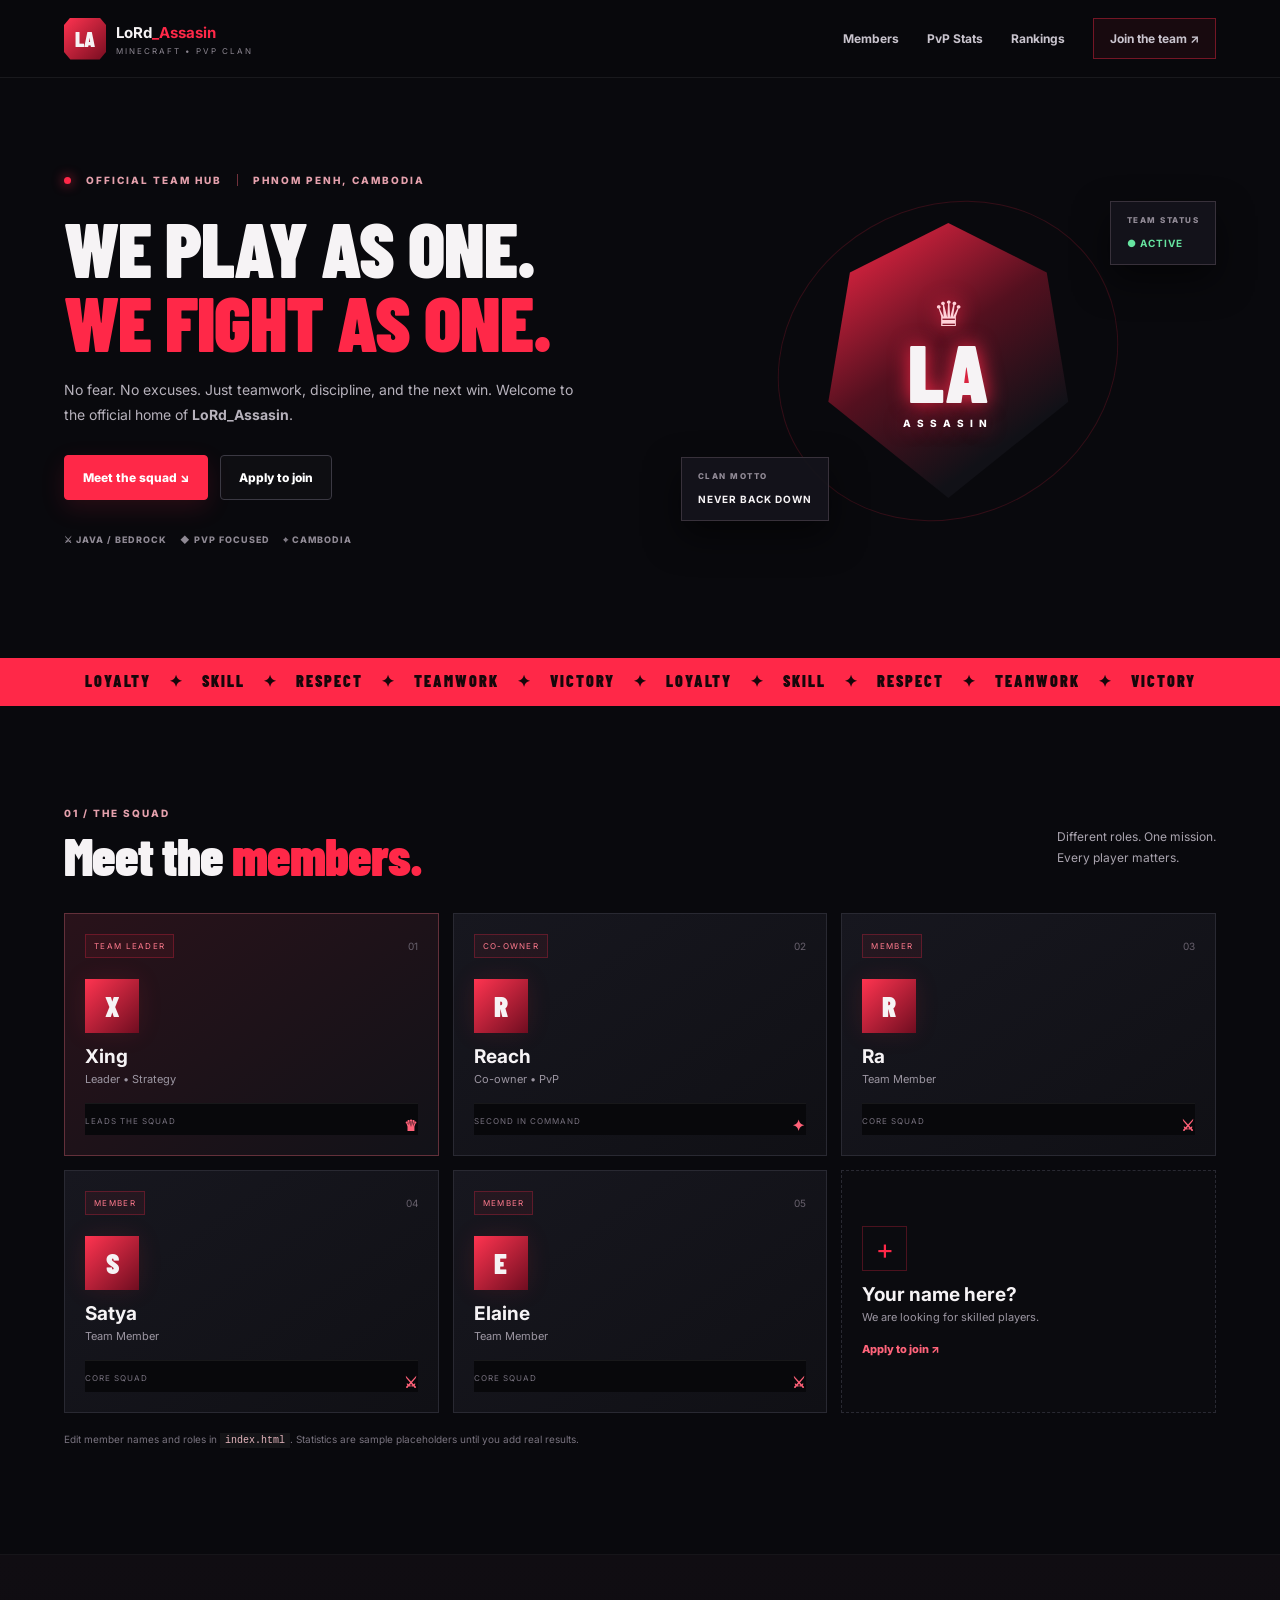
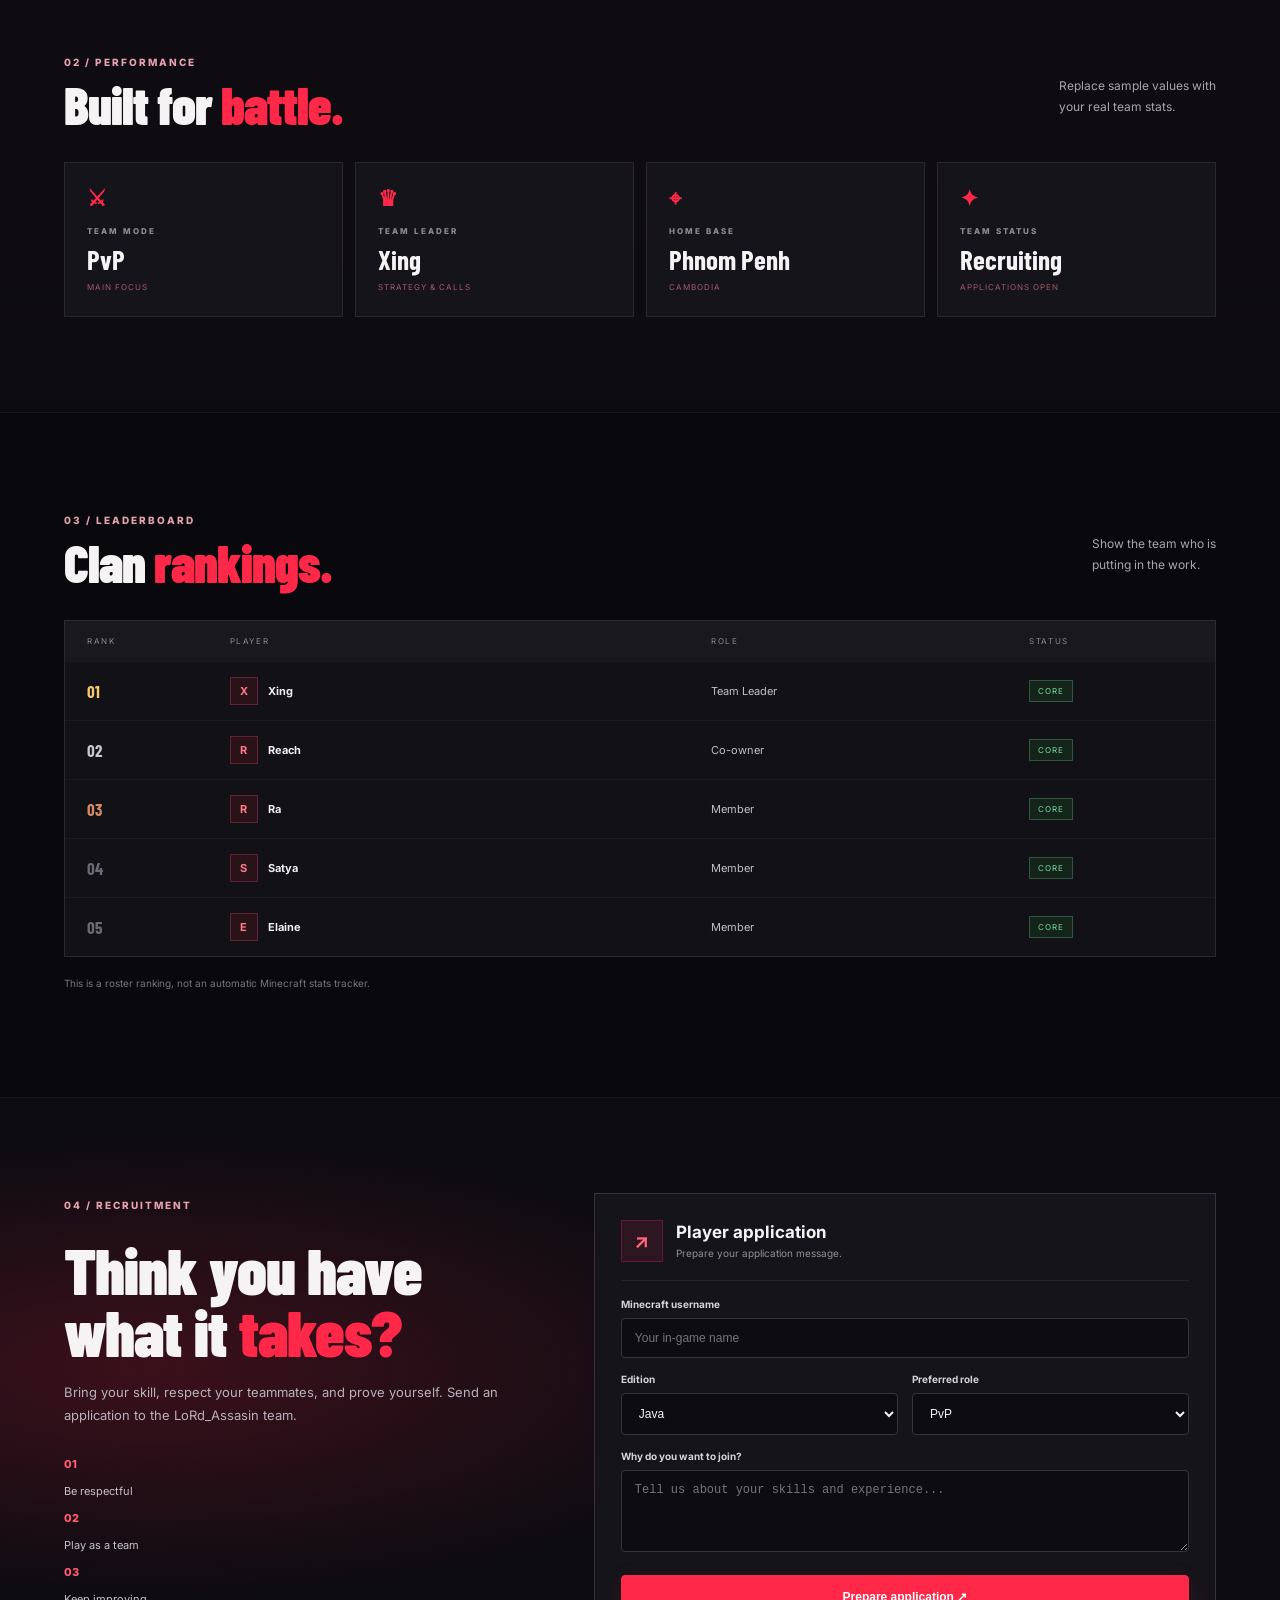
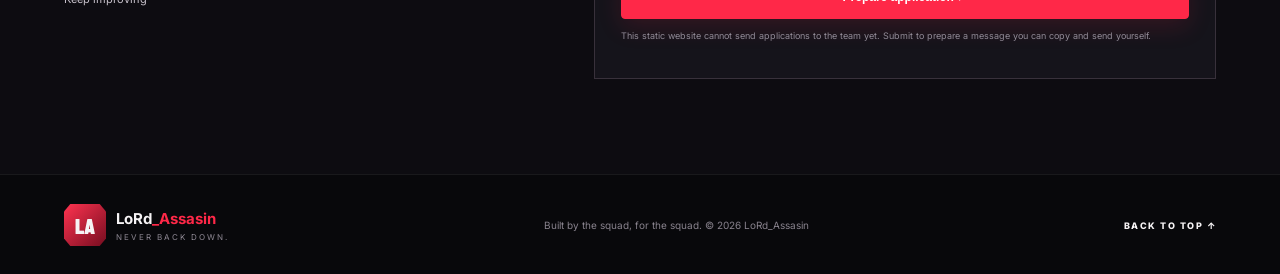
<file: index.html>
<!doctype html>
<html lang="en"><head>
<meta charset="utf-8"><meta name="viewport" content="width=device-width,initial-scale=1">
<meta name="theme-color" content="#09090d">
<title>LoRd_Assasin | Minecraft PvP Clan</title>
<meta name="description" content="Official LoRd_Assasin Minecraft PvP team hub.">
<link rel="stylesheet" href="style.css"></head>
<body>
<header class="topbar"><a class="brand" href="#home"><span class="mark">LA</span><span><b>LoRd<span>_Assasin</span></b><small>MINECRAFT • PVP CLAN</small></span></a><button id="menuToggle" class="menu-toggle">☰</button><nav id="nav"><a href="#members">Members</a><a href="#stats">PvP Stats</a><a href="#rankings">Rankings</a><a class="nav-cta" href="#join">Join the team ↗</a></nav></header>
<main>
<section class="hero wrap" id="home"><div class="hero-copy"><div class="eyebrow"><i></i> OFFICIAL TEAM HUB <span>PHNOM PENH, CAMBODIA</span></div><h1>WE PLAY AS ONE.<br><em>WE FIGHT AS ONE.</em></h1><p>No fear. No excuses. Just teamwork, discipline, and the next win. Welcome to the official home of <b>LoRd_Assasin</b>.</p><div class="actions"><a class="btn primary" href="#members">Meet the squad ↘</a><a class="btn" href="#join">Apply to join</a></div><div class="tags">⚔ JAVA / BEDROCK　 ◆ PVP FOCUSED　 ⌖ CAMBODIA</div></div><div class="hero-art"><div class="orbit"></div><div class="emblem"><span>♛</span><strong>LA</strong><small>ASSASIN</small></div><div class="float top"><small>TEAM STATUS</small><b>● ACTIVE</b></div><div class="float bottom"><small>CLAN MOTTO</small><b>NEVER BACK DOWN</b></div></div></section>
<div class="ticker">LOYALTY　✦　SKILL　✦　RESPECT　✦　TEAMWORK　✦　VICTORY　✦　LOYALTY　✦　SKILL　✦　RESPECT　✦　TEAMWORK　✦　VICTORY</div>
<section class="section wrap" id="members"><div class="heading"><div><small>01 / THE SQUAD</small><h2>Meet the <em>members.</em></h2></div><p>Different roles. One mission.<br>Every player matters.</p></div><div class="members">
<article class="member featured"><div class="membertop"><label>TEAM LEADER</label><span>01</span></div><div class="avatar">X</div><h3>Xing</h3><p>Leader • Strategy</p><footer>LEADS THE SQUAD <b>♛</b></footer></article>
<article class="member"><div class="membertop"><label>CO-OWNER</label><span>02</span></div><div class="avatar">R</div><h3>Reach</h3><p>Co-owner • PvP</p><footer>SECOND IN COMMAND <b>✦</b></footer></article>
<article class="member"><div class="membertop"><label>MEMBER</label><span>03</span></div><div class="avatar">R</div><h3>Ra</h3><p>Team Member</p><footer>CORE SQUAD <b>⚔</b></footer></article>
<article class="member"><div class="membertop"><label>MEMBER</label><span>04</span></div><div class="avatar">S</div><h3>Satya</h3><p>Team Member</p><footer>CORE SQUAD <b>⚔</b></footer></article>
<article class="member"><div class="membertop"><label>MEMBER</label><span>05</span></div><div class="avatar">E</div><h3>Elaine</h3><p>Team Member</p><footer>CORE SQUAD <b>⚔</b></footer></article>
<article class="member recruit"><div class="plus">+</div><h3>Your name here?</h3><p>We are looking for skilled players.</p><a href="#join">Apply to join ↗</a></article></div><p class="note">Edit member names and roles in <code>index.html</code>. Statistics are sample placeholders until you add real results.</p></section>
<section class="stats"><div class="section wrap"><div class="heading"><div><small>02 / PERFORMANCE</small><h2>Built for <em>battle.</em></h2></div><p>Replace sample values with<br>your real team stats.</p></div><div class="statsgrid"><article><b>⚔</b><small>TEAM MODE</small><strong>PvP</strong><label>MAIN FOCUS</label></article><article><b>♛</b><small>TEAM LEADER</small><strong>Xing</strong><label>STRATEGY & CALLS</label></article><article><b>⌖</b><small>HOME BASE</small><strong>Phnom Penh</strong><label>CAMBODIA</label></article><article><b>✦</b><small>TEAM STATUS</small><strong>Recruiting</strong><label>APPLICATIONS OPEN</label></article></div></div></section>
<section class="section wrap" id="rankings"><div class="heading"><div><small>03 / LEADERBOARD</small><h2>Clan <em>rankings.</em></h2></div><p>Show the team who is<br>putting in the work.</p></div><div class="ranking"><div class="rankhead"><span>RANK</span><span>PLAYER</span><span>ROLE</span><span>STATUS</span></div>
<div class="rankrow"><b class="gold">01</b><strong><i>X</i> Xing</strong><span>Team Leader</span><label>CORE</label></div><div class="rankrow"><b class="silver">02</b><strong><i>R</i> Reach</strong><span>Co-owner</span><label>CORE</label></div><div class="rankrow"><b class="bronze">03</b><strong><i>R</i> Ra</strong><span>Member</span><label>CORE</label></div><div class="rankrow"><b>04</b><strong><i>S</i> Satya</strong><span>Member</span><label>CORE</label></div><div class="rankrow"><b>05</b><strong><i>E</i> Elaine</strong><span>Member</span><label>CORE</label></div></div><p class="note">This is a roster ranking, not an automatic Minecraft stats tracker.</p></section>
<section class="join" id="join"><div class="wrap joinlayout"><div><small>04 / RECRUITMENT</small><h2>Think you have<br>what it <em>takes?</em></h2><p>Bring your skill, respect your teammates, and prove yourself. Send an application to the LoRd_Assasin team.</p><div class="rules"><span>01</span> Be respectful <span>02</span> Play as a team <span>03</span> Keep improving</div></div>
<form id="applicationForm"><div class="formtitle"><b>↗</b><div><h3>Player application</h3><p>Prepare your application message.</p></div></div><label for="username">Minecraft username</label><input id="username" name="username" required maxlength="32" placeholder="Your in-game name"><div class="two"><div><label for="edition">Edition</label><select id="edition"><option>Java</option><option>Bedrock</option><option>Both</option></select></div><div><label for="role">Preferred role</label><select id="role"><option>PvP</option><option>Crystal PvP</option><option>Sword / Axe</option><option>Mace</option><option>Builder</option><option>Other</option></select></div></div><label for="reason">Why do you want to join?</label><textarea id="reason" required maxlength="500" rows="4" placeholder="Tell us about your skills and experience..."></textarea><button class="btn primary" type="submit">Prepare application ↗</button><p class="help">This static website cannot send applications to the team yet. Submit to prepare a message you can copy and send yourself.</p><div id="result" class="result" hidden></div></form></div></section>
</main><footer><div class="wrap foot"><a class="brand" href="#home"><span class="mark">LA</span><span><b>LoRd<span>_Assasin</span></b><small>NEVER BACK DOWN.</small></span></a><p>Built by the squad, for the squad. © <span id="year"></span> LoRd_Assasin</p><a href="#home">BACK TO TOP ↑</a></div></footer><script src="script.js"></script></body></html>
</file>
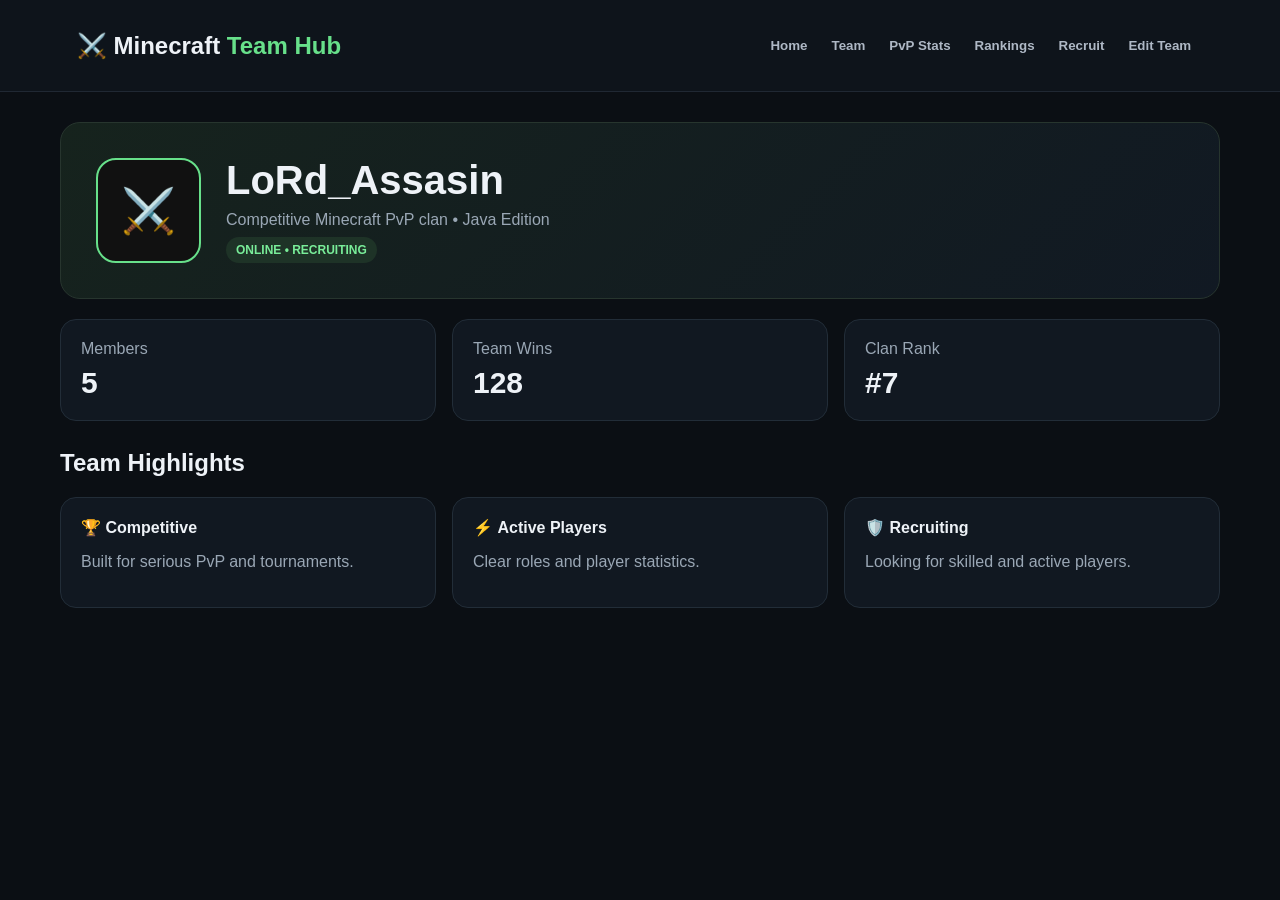
<file: index.html.html>
<!DOCTYPE html>
<html lang="en">
<head>
<meta charset="UTF-8">
<meta name="viewport" content="width=device-width,initial-scale=1">
<title>Minecraft Team Hub</title>
<style>
*{box-sizing:border-box}body{margin:0;font-family:Inter,Arial,sans-serif;background:#0b0f14;color:#eef2f7}
header{padding:28px 6%;display:flex;justify-content:space-between;align-items:center;border-bottom:1px solid #202833;background:#0e141b;position:sticky;top:0;z-index:5}
.brand{font-size:24px;font-weight:900}.brand span{color:#67e08a}
nav button{background:none;border:0;color:#aeb8c5;padding:10px 12px;cursor:pointer;font-weight:700}nav button:hover{color:white}
main{max-width:1200px;margin:auto;padding:30px 20px}.page{display:none}.page.active{display:block}
.hero{background:linear-gradient(135deg,#16231d,#111923);border:1px solid #27352e;border-radius:20px;padding:35px;display:flex;gap:25px;align-items:center}
.logo{width:105px;height:105px;border-radius:20px;background:#111;display:grid;place-items:center;font-size:44px;border:2px solid #67e08a;overflow:hidden}.logo img{width:100%;height:100%;object-fit:cover}
h1{margin:0 0 8px;font-size:40px}.muted{color:#9aa7b5}.tag{display:inline-block;background:#1e3327;color:#79ed99;padding:6px 10px;border-radius:99px;font-size:12px;font-weight:800;margin-top:8px}
.grid{display:grid;grid-template-columns:repeat(3,1fr);gap:16px;margin-top:20px}.card{background:#111821;border:1px solid #222d38;border-radius:16px;padding:20px}.stat{font-size:30px;font-weight:900;margin-top:8px}
.section{margin-top:28px}.section h2{margin-bottom:14px}
.member{display:flex;align-items:center;justify-content:space-between;gap:15px;border-bottom:1px solid #222d38;padding:15px 0}.member:last-child{border:0}.avatar{width:44px;height:44px;border-radius:12px;background:#1b2732;display:grid;place-items:center;font-weight:900}.member-info{display:flex;align-items:center;gap:12px;flex:1}.role{font-size:12px;color:#79ed99;background:#17251d;padding:5px 8px;border-radius:8px}
table{width:100%;border-collapse:collapse}.card table td,.card table th{text-align:left;padding:12px;border-bottom:1px solid #222d38}
button.primary,.btn{border:0;background:#67e08a;color:#07110b;padding:11px 15px;border-radius:10px;font-weight:900;cursor:pointer}.btn.danger{background:#422126;color:#ff9da8}
form{display:grid;gap:12px;max-width:650px}input,select,textarea{width:100%;background:#0c1218;border:1px solid #303b47;color:white;padding:12px;border-radius:10px}textarea{min-height:90px}
.row{display:grid;grid-template-columns:1fr 1fr;gap:12px}.notice{padding:14px;border:1px solid #293743;background:#101921;border-radius:12px;margin-bottom:10px}
@media(max-width:750px){.grid,.row{grid-template-columns:1fr}.hero{flex-direction:column;text-align:center}h1{font-size:30px}header{align-items:flex-start;gap:10px;flex-direction:column}nav{overflow:auto;white-space:nowrap}}
</style>
</head>
<body>
<header><div class="brand">⚔️ Minecraft <span>Team Hub</span></div>
<nav>
<button onclick="show('home')">Home</button><button onclick="show('team')">Team</button><button onclick="show('stats')">PvP Stats</button><button onclick="show('rankings')">Rankings</button><button onclick="show('recruit')">Recruit</button><button onclick="show('admin')">Edit Team</button>
</nav></header>
<main>
<section id="home" class="page active">
<div class="hero"><div class="logo" id="logo">⚔️</div><div><h1 id="teamName">LoRd_Assasin</h1><div class="muted" id="bio">Competitive Minecraft PvP clan • Java Edition</div><span class="tag">ONLINE • RECRUITING</span></div></div>
<div class="grid"><div class="card"><div class="muted">Members</div><div class="stat" id="memberCount">5</div></div><div class="card"><div class="muted">Team Wins</div><div class="stat">128</div></div><div class="card"><div class="muted">Clan Rank</div><div class="stat">#7</div></div></div>
<div class="section"><h2>Team Highlights</h2><div class="grid"><div class="card">🏆 <b>Competitive</b><p class="muted">Built for serious PvP and tournaments.</p></div><div class="card">⚡ <b>Active Players</b><p class="muted">Clear roles and player statistics.</p></div><div class="card">🛡️ <b>Recruiting</b><p class="muted">Looking for skilled and active players.</p></div></div></div>
</section>

<section id="team" class="page"><h1>Team Members</h1><p class="muted">Players, roles and responsibilities.</p><div class="card" id="members"></div></section>

<section id="stats" class="page"><h1>PvP Statistics</h1><p class="muted">Track your squad's performance.</p><div class="card"><table><thead><tr><th>Player</th><th>Kills</th><th>Deaths</th><th>K/D</th><th>Wins</th></tr></thead><tbody id="statsBody"></tbody></table></div></section>

<section id="rankings" class="page"><h1>Clan Rankings</h1><p class="muted">Top Minecraft teams on the hub.</p><div class="card"><table><thead><tr><th>#</th><th>Clan</th><th>Points</th><th>Wins</th></tr></thead><tbody>
<tr><td>1</td><td>VoidWalkers</td><td>2,840</td><td>190</td></tr><tr><td>2</td><td>NightRaid</td><td>2,710</td><td>176</td></tr><tr><td>3</td><td>Inferno</td><td>2,650</td><td>169</td></tr><tr><td>7</td><td><b id="rankTeam">LoRd_Assasin</b></td><td>2,210</td><td>128</td></tr>
</tbody></table></div></section>

<section id="recruit" class="page"><h1>Recruitment</h1><p class="muted">Apply to join the team.</p><div class="card"><form onsubmit="apply(event)"><input id="appName" placeholder="Minecraft username" required><div class="row"><select id="appRole"><option>PVPer</option><option>Crystal PvPer</option><option>Builder</option><option>Strategist</option><option>Content Creator</option></select><input id="appAge" type="number" min="13" placeholder="Age" required></div><textarea id="appMsg" placeholder="Tell the team about your skills..." required></textarea><button class="primary">Submit Application</button></form><div id="applications"></div></div></section>

<section id="admin" class="page"><h1>Edit Team</h1><p class="muted">Customize your team's profile. Changes save in your browser.</p><div class="card"><form onsubmit="saveTeam(event)"><input id="nameInput" placeholder="Team name"><input id="bioInput" placeholder="Team bio"><label>Team logo <input id="logoInput" type="file" accept="image/*"></label><button class="primary">Save Team Profile</button></form></div>
<div class="section card"><h2>Add Member</h2><form onsubmit="addMember(event)"><div class="row"><input id="newName" placeholder="Minecraft username" required><input id="newRole" placeholder="Role" required></div><button class="primary">Add Member</button></form></div></section>
</main>
<script>
let members=JSON.parse(localStorage.getItem('mth_members')||'null')||[
{name:'Xing',role:'Leader',kills:640,deaths:120,wins:58},{name:'Reach',role:'PvP Captain',kills:590,deaths:135,wins:51},
{name:'Ra',role:'Strategist',kills:420,deaths:110,wins:39},{name:'Elaine',role:'Builder / Support',kills:260,deaths:95,wins:31},{name:'Satya',role:'Scout',kills:315,deaths:105,wins:34}];
function show(id){document.querySelectorAll('.page').forEach(x=>x.classList.remove('active'));document.getElementById(id).classList.add('active');render()}
function render(){
document.getElementById('memberCount').textContent=members.length;
document.getElementById('members').innerHTML=members.map((m,i)=>`<div class="member"><div class="member-info"><div class="avatar">${m.name[0].toUpperCase()}</div><div><b>${m.name}</b><div class="muted">${m.role}</div></div></div><span class="role">${i===0?'CAPTAIN':'MEMBER'}</span></div>`).join('');
document.getElementById('statsBody').innerHTML=members.map(m=>`<tr><td><b>${m.name}</b></td><td>${m.kills}</td><td>${m.deaths}</td><td>${(m.kills/m.deaths).toFixed(2)}</td><td>${m.wins}</td></tr>`).join('');
}
function saveTeam(e){e.preventDefault();let n=document.getElementById('nameInput').value.trim(),b=document.getElementById('bioInput').value.trim();if(n){document.getElementById('teamName').textContent=n;document.getElementById('rankTeam').textContent=n}if(b)document.getElementById('bio').textContent=b;let f=document.getElementById('logoInput').files[0];if(f){let r=new FileReader();r.onload=()=>{document.getElementById('logo').innerHTML='<img src="'+r.result+'">';localStorage.setItem('mth_logo',r.result)};r.readAsDataURL(f)}alert('Team profile saved!')}
function addMember(e){e.preventDefault();members.push({name:newName.value,role:newRole.value,kills:0,deaths:0,wins:0});localStorage.setItem('mth_members',JSON.stringify(members));e.target.reset();render();alert('Member added!')}
function apply(e){e.preventDefault();let box=document.getElementById('applications');box.innerHTML+=`<div class="notice">📨 <b>${appName.value}</b> applied for <b>${appRole.value}</b>. <span class="muted">Application received.</span></div>`;e.target.reset()}
let saved=localStorage.getItem('mth_logo');if(saved)document.getElementById('logo').innerHTML='<img src="'+saved+'">';
render();
</script>
</body></html>
</file>
<file: style.css>
@import url('https://fonts.googleapis.com/css2?family=Barlow+Condensed:wght@600;700;800;900&family=Inter:wght@400;500;600;700;800&display=swap');
:root{--bg:#09090d;--panel:#15141b;--line:#2b2932;--text:#f6f3f5;--muted:#aaa4af;--red:#ff2848}*{box-sizing:border-box}html{scroll-behavior:smooth;scroll-padding-top:85px}body{margin:0;background:var(--bg);color:var(--text);font-family:Inter,Arial,sans-serif}a{color:inherit;text-decoration:none}.wrap{width:min(1160px,90%);margin:auto}.topbar{height:78px;padding:0 5%;display:flex;align-items:center;justify-content:space-between;position:sticky;top:0;z-index:9;background:#09090ded;backdrop-filter:blur(15px);border-bottom:1px solid #ffffff12}.brand{display:flex;gap:10px;align-items:center}.mark{width:42px;height:42px;display:grid;place-items:center;background:linear-gradient(135deg,#ff3350,#760d20);font:900 21px 'Barlow Condensed';clip-path:polygon(15% 0,85% 0,100% 18%,100% 82%,85% 100%,15% 100%,0 82%,0 18%)}.brand b{font-size:15px}.brand b span{color:var(--red)}.brand small{display:block;color:#8d8792;font-size:8px;letter-spacing:2px;margin-top:4px}.topbar nav{display:flex;align-items:center;gap:28px;color:#c9c4ce;font-size:12px;font-weight:700}.topbar nav a:hover{color:#fff}.nav-cta{padding:12px 16px;border:1px solid #ff284866;background:#ff284810}.menu-toggle{display:none;background:none;color:#fff;border:1px solid var(--line);padding:8px 12px}.hero{min-height:580px;display:grid;grid-template-columns:1.05fr .95fr;align-items:center;gap:25px;padding-top:50px;padding-bottom:65px}.eyebrow,section small{font-size:10px;letter-spacing:2px;color:#e5a1ad;font-weight:800}.eyebrow{display:flex;gap:15px;align-items:center}.eyebrow i{width:7px;height:7px;border-radius:50%;background:var(--red);box-shadow:0 0 12px var(--red)}.eyebrow span{border-left:1px solid #71313b;padding-left:15px}.hero h1,.heading h2,.join h2{font:900 clamp(50px,6vw,80px)/.96 'Barlow Condensed',Impact,sans-serif;letter-spacing:-1px;margin:25px 0 18px}.hero h1 em,.heading h2 em,.join h2 em{font-style:normal;color:var(--red)}.hero-copy>p,.joinlayout>div>p{max-width:510px;color:#b7b2bc;font-size:14px;line-height:1.8}.actions{display:flex;gap:12px;margin-top:28px}.btn{display:inline-flex;justify-content:center;align-items:center;padding:14px 18px;border:1px solid #3b3943;border-radius:4px;background:#ffffff05;color:white;font-size:12px;font-weight:800;cursor:pointer;transition:.2s}.btn:hover{transform:translateY(-2px);border-color:var(--red)}.primary{background:var(--red);border-color:var(--red);box-shadow:0 8px 25px #ff284822}.primary:hover{background:#ff4a64}.tags{font-size:9px;letter-spacing:1px;color:#8f8994;font-weight:800;margin-top:34px}.hero-art{height:420px;position:relative;display:grid;place-items:center}.orbit{position:absolute;width:350px;height:310px;border:1px solid #ff28482b;border-radius:50%;transform:rotate(-30deg)}.emblem{width:240px;height:275px;display:flex;flex-direction:column;align-items:center;justify-content:center;background:linear-gradient(145deg,#ff2848,#54101f 45%,#111117 78%);clip-path:polygon(50% 0,91% 18%,100% 65%,50% 100%,0 65%,9% 18%);filter:drop-shadow(0 0 30px #ff284822);text-shadow:0 0 20px #ff2848}.emblem span{font-size:35px;color:#ffd1d8}.emblem strong{font:900 82px/.9 'Barlow Condensed'}.emblem small{letter-spacing:6px;color:#fff;margin-top:10px}.float{position:absolute;background:#15141bf2;border:1px solid #38313b;padding:13px 16px;box-shadow:0 15px 35px #0008}.float small{display:block;font-size:8px;color:#938c98;letter-spacing:1.5px;margin-bottom:6px}.float b{font-size:10px;letter-spacing:1px}.float.top{right:0;top:50px}.float.bottom{left:0;bottom:50px}.float.top b{color:#66e4a0}.ticker{background:var(--red);color:#16070a;padding:13px 0;overflow:hidden;white-space:nowrap;text-align:center;font:900 16px 'Barlow Condensed';letter-spacing:2px}.section{padding-top:95px;padding-bottom:95px}.heading{display:flex;justify-content:space-between;align-items:end;margin-bottom:32px}.heading h2{font-size:52px;margin:10px 0 0}.heading>p{font-size:12px;line-height:1.8;color:var(--muted)}.members{display:grid;grid-template-columns:repeat(3,1fr);gap:14px}.member{min-height:225px;padding:20px;background:linear-gradient(145deg,#17171f,#101015);border:1px solid #292932;transition:.2s}.member:hover{transform:translateY(-4px);border-color:#80303f}.member.featured{background:linear-gradient(145deg,#29121a,#121218);border-color:#63303a}.membertop{display:flex;justify-content:space-between;align-items:center}.membertop label{font-size:8px;letter-spacing:1.3px;padding:6px 8px;border:1px solid #ff284844;color:#ff7a8d;background:#ff284810}.membertop span{font-size:10px;color:#68616d}.avatar{width:54px;height:54px;display:grid;place-items:center;margin-top:21px;background:linear-gradient(135deg,#ff3450,#6f0d20);font:900 29px 'Barlow Condensed';box-shadow:0 0 25px #ff28481e}.member h3{margin:12px 0 4px;font-size:19px}.member p{font-size:11px;color:#9c96a2;margin:0}.member footer{display:flex;justify-content:space-between;border-top:1px solid #ffffff10;margin-top:17px;padding-top:12px;font-size:8px;letter-spacing:1px;color:#77717e}.member footer b{color:#ff6178;font-size:15px}.recruit{display:flex;flex-direction:column;align-items:flex-start;justify-content:center;border-style:dashed;background:#ffffff02}.plus{width:45px;height:45px;display:grid;place-items:center;border:1px solid #ff284844;color:var(--red);font-size:28px}.recruit a{font-size:11px;color:#ff647a;font-weight:800;margin-top:18px}.note{font-size:10px;color:#79737f;line-height:1.7;margin-top:18px}.note code{color:#e5b5bd;background:#ffffff0b;padding:2px 5px}.stats{background:linear-gradient(180deg,#100d12,#0c0b10);border-block:1px solid #ffffff0a}.statsgrid{display:grid;grid-template-columns:repeat(4,1fr);gap:12px}.statsgrid article{padding:22px;background:#15141b;border:1px solid #2a2730;min-height:155px;display:flex;flex-direction:column;align-items:flex-start}.statsgrid article>b{font-size:22px;color:var(--red);margin-bottom:15px}.statsgrid small{font-size:8px;color:#8f8994}.statsgrid strong{font:700 27px 'Barlow Condensed';margin-top:7px}.statsgrid label{font-size:8px;letter-spacing:1px;color:#a35a67;margin-top:7px}.ranking{border:1px solid var(--line);background:#111116}.rankhead,.rankrow{display:grid;grid-template-columns:.55fr 2fr 1.3fr .7fr;align-items:center;gap:14px;padding:15px 22px}.rankhead{background:#19181f;color:#8c8691;font-size:8px;letter-spacing:1.6px}.rankrow{border-top:1px solid #ffffff0b;font-size:11px;color:#c4bec8}.rankrow strong{color:#f1edf2}.rankrow strong i{display:inline-grid;place-items:center;width:28px;height:28px;margin-right:7px;background:#2a1219;border:1px solid #612331;color:#ff788b;font-style:normal}.rankrow label{justify-self:start;padding:5px 8px;border:1px solid #315640;background:#14241b;color:#75dca0;font-size:8px;letter-spacing:1px}.rankrow>b{font:700 17px 'Barlow Condensed';color:#6e6875}.rankrow .gold{color:#f3c96b}.rankrow .silver{color:#c5c7d1}.rankrow .bronze{color:#d58c66}.join{background:radial-gradient(ellipse at 12% 40%,#3b101b 0,transparent 40%),#0d0c11;border-top:1px solid #ffffff0a}.joinlayout{padding-top:95px;padding-bottom:95px;display:grid;grid-template-columns:.85fr 1.15fr;gap:70px;align-items:start}.join h2{font-size:65px}.joinlayout>div>p{font-size:13px}.rules{display:flex;flex-direction:column;gap:13px;margin-top:30px;color:#c8c2cc;font-size:11px}.rules span{color:#ff5b72;font-weight:800;margin-right:8px}form{background:#15141b;border:1px solid #38313b;padding:26px}.formtitle{display:flex;gap:13px;align-items:center;padding-bottom:18px;margin-bottom:17px;border-bottom:1px solid #ffffff12}.formtitle>b{width:42px;height:42px;display:grid;place-items:center;background:#ff28481a;border:1px solid #ff284844;color:#ff6279;font-size:20px}.formtitle h3{margin:0 0 5px;font-size:17px}.formtitle p{margin:0;color:#938d98;font-size:10px}form label{display:block;font-size:10px;font-weight:700;color:#d6d1da;margin:15px 0 8px}input,select,textarea{width:100%;background:#0d0c12;border:1px solid #36333e;color:#f7f2f5;padding:12px 13px;border-radius:4px;outline:none;font-size:12px}input:focus,select:focus,textarea:focus{border-color:#ff526a;box-shadow:0 0 0 2px #ff284815}textarea{resize:vertical}.two{display:grid;grid-template-columns:1fr 1fr;gap:14px}form .btn{width:100%;margin-top:19px}.help{font-size:9px;line-height:1.7;color:#928b97}.result{margin-top:14px;padding:14px;border:1px solid #56313a;background:#211117;color:#e8dfe4;font-size:11px;line-height:1.7;white-space:pre-wrap;overflow-wrap:anywhere}.result button{margin-top:10px;padding:8px 12px;background:#2a2027;color:#fff;border:1px solid #63404a;border-radius:4px;cursor:pointer}footer{background:#08080b;border-top:1px solid #ffffff12}.foot{min-height:100px;display:flex;align-items:center;justify-content:space-between;gap:18px}.foot p{font-size:10px;color:#89838e}.foot>a:last-child{font-size:9px;letter-spacing:1.5px;font-weight:800}
@media(max-width:800px){.topbar{height:70px}.menu-toggle{display:block}.topbar nav{display:none;position:absolute;top:69px;left:0;right:0;padding:20px 5%;background:#0d0c12;border-bottom:1px solid var(--line);flex-direction:column;align-items:stretch;gap:18px}.topbar nav.open{display:flex}.nav-cta{text-align:center}.hero{grid-template-columns:1fr;padding-top:30px}.hero-art{height:330px;grid-row:1}.hero-copy{grid-row:2}.emblem{transform:scale(.75)}.orbit{width:290px;height:250px}.hero h1{font-size:58px}.section{padding-top:70px;padding-bottom:70px}.heading{align-items:start;flex-direction:column;gap:12px}.members{grid-template-columns:repeat(2,1fr)}.statsgrid{grid-template-columns:repeat(2,1fr)}.joinlayout{grid-template-columns:1fr;gap:35px;padding-top:70px;padding-bottom:70px}.foot{padding:22px 0;flex-wrap:wrap}.foot p{order:3;width:100%;margin:0}}
@media(max-width:480px){.hero h1{font-size:48px}.eyebrow{font-size:8px;letter-spacing:1px}.eyebrow span{padding-left:8px}.hero-art{height:280px}.emblem{transform:scale(.65)}.float{padding:9px}.float.top{top:20px}.float.bottom{bottom:20px}.tags{font-size:8px;line-height:2}.members{grid-template-columns:1fr}.statsgrid{gap:8px}.statsgrid article{padding:15px 12px;min-height:140px}.statsgrid strong{font-size:22px}.rankhead,.rankrow{grid-template-columns:.45fr 1.6fr 1fr .55fr;padding:12px 9px;gap:7px;font-size:9px}.rankhead{font-size:7px}.rankrow strong i{width:23px;height:23px;margin-right:4px}.rankrow label{font-size:7px;padding:4px}form{padding:18px}.two{grid-template-columns:1fr;gap:0}.join h2{font-size:52px}.foot{align-items:flex-start}.foot>a:last-child{margin-top:13px}}
</file>
